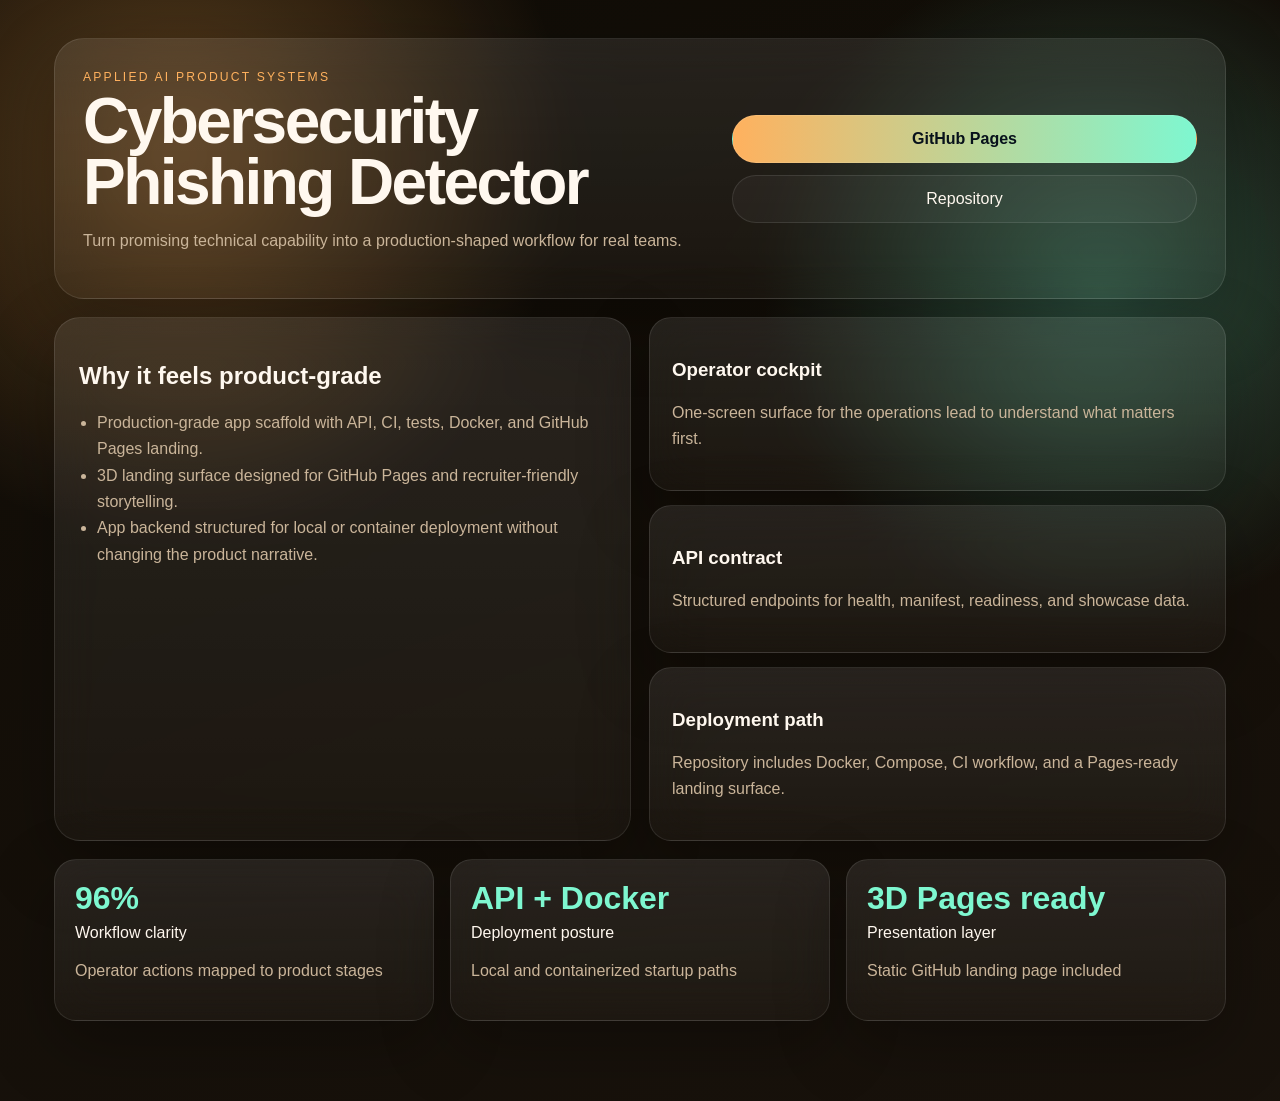
<file: docs/index.html>
<!DOCTYPE html>
<html lang="en">
<head>
  <meta charset="UTF-8" />
  <meta name="viewport" content="width=device-width, initial-scale=1.0" />
  <title>Cybersecurity Phishing Detector Landing</title>
  <link rel="stylesheet" href="landing.css" />
</head>
<body>
  <div class="scene" id="scene">
    <div class="backdrop"></div>
    <main class="deck">
      <section class="hero-card glass">
        <div>
          <span class="eyebrow">Applied AI product systems</span>
          <h1>Cybersecurity Phishing Detector</h1>
          <p>Turn promising technical capability into a production-shaped workflow for real teams.</p>
        </div>
        <nav class="cta-stack">
          <a class="cta primary" href="https://r-behera.github.io/cybersecurity-phishing-detector/">GitHub Pages</a>
          <a class="cta" href="https://github.com/R-behera/cybersecurity-phishing-detector">Repository</a>
        </nav>
      </section>
      <section class="orbit-grid">
        <div class="glass panel large">
          <h2>Why it feels product-grade</h2>
          <ul><li>Production-grade app scaffold with API, CI, tests, Docker, and GitHub Pages landing.</li><li>3D landing surface designed for GitHub Pages and recruiter-friendly storytelling.</li><li>App backend structured for local or container deployment without changing the product narrative.</li></ul>
        </div>
        <div id="cards" class="card-stack"></div>
      </section>
      <section class="metrics-row" id="metrics"></section>
    </main>
  </div>
  <script>window.PROJECT_MANIFEST = {"slug": "cybersecurity-phishing-detector", "title": "Cybersecurity Phishing Detector", "summary": "![Demo Screenshot](demo/screenshot.png)", "domain": "Applied AI product systems", "audience": "operations lead", "promise": "Turn promising technical capability into a production-shaped workflow for real teams.", "hero": ["Production-grade app scaffold with API, CI, tests, Docker, and GitHub Pages landing.", "3D landing surface designed for GitHub Pages and recruiter-friendly storytelling.", "App backend structured for local or container deployment without changing the product narrative."], "kpis": [{"label": "Workflow clarity", "value": "96%", "note": "Operator actions mapped to product stages"}, {"label": "Deployment posture", "value": "API + Docker", "note": "Local and containerized startup paths"}, {"label": "Presentation layer", "value": "3D Pages ready", "note": "Static GitHub landing page included"}], "stages": ["ingest", "validate", "analyze", "decide", "monitor"], "cards": [{"title": "Operator cockpit", "body": "One-screen surface for the operations lead to understand what matters first."}, {"title": "API contract", "body": "Structured endpoints for health, manifest, readiness, and showcase data."}, {"title": "Deployment path", "body": "Repository includes Docker, Compose, CI workflow, and a Pages-ready landing surface."}], "scene": "neural-ribbon", "theme": {"bg": "#0f0c07", "surface": "#1f1811", "ink": "#fff8ef", "muted": "#cab59a", "accent": "#ffb15e", "accent2": "#7ef7d0"}, "pages_url": "https://r-behera.github.io/cybersecurity-phishing-detector/", "api_examples": {"health": {"status": "ok", "project": "cybersecurity-phishing-detector"}, "readiness": {"api": "ready", "landing_page": "docs/index.html", "container": "Dockerfile present"}, "signals": [{"name": "Decision coverage", "status": "strong", "detail": "App and landing narrative aligned"}, {"name": "Operator context", "status": "strong", "detail": "Primary user anchored as operations lead"}, {"name": "Delivery path", "status": "ready", "detail": "Pages + containerized app scaffold generated"}]}};</script>
  <script src="landing.js"></script>
</body>
</html>
</file>
<file: docs/landing.css>
:root{--bg:#0f0c07;--surface:#1f1811;--ink:#fff8ef;--muted:#cab59a;--accent:#ffb15e;--accent2:#7ef7d0;--rx:0deg;--ry:0deg;}*{box-sizing:border-box}html,body{margin:0;min-height:100%;font-family:Inter,Segoe UI,sans-serif;background:var(--bg);color:var(--ink)}.scene{min-height:100vh;overflow:hidden;position:relative;transform-style:preserve-3d;perspective:1600px}.backdrop{position:absolute;inset:-10%;background:radial-gradient(circle at 20% 20%,color-mix(in srgb,var(--accent) 30%, transparent),transparent 24%),radial-gradient(circle at 80% 30%,color-mix(in srgb,var(--accent2) 28%, transparent),transparent 22%),linear-gradient(160deg,var(--bg),color-mix(in srgb,var(--surface) 78%, black));filter:saturate(1.15)}.deck{position:relative;z-index:2;max-width:1220px;margin:0 auto;padding:38px 24px 80px;transform:rotateX(var(--rx)) rotateY(var(--ry));transition:transform .12s ease-out}.glass{background:linear-gradient(180deg,rgba(255,255,255,.09),rgba(255,255,255,.03));border:1px solid rgba(255,255,255,.1);backdrop-filter:blur(22px);box-shadow:0 24px 70px rgba(0,0,0,.28)}.hero-card{display:grid;grid-template-columns:1.15fr .85fr;gap:20px;padding:28px;border-radius:30px;margin-bottom:18px}.eyebrow{letter-spacing:.18em;text-transform:uppercase;font-size:.76rem;color:var(--accent)}h1{font-size:clamp(2.4rem,5vw,4.8rem);line-height:.94;margin:.4rem 0 1rem;letter-spacing:-.04em}p,li{color:var(--muted);line-height:1.65}.cta-stack{display:flex;flex-direction:column;justify-content:center;gap:12px}.cta{display:inline-flex;justify-content:center;padding:14px 18px;border-radius:999px;text-decoration:none;color:var(--ink);border:1px solid rgba(255,255,255,.1);background:rgba(255,255,255,.04)}.primary{background:linear-gradient(90deg,var(--accent),var(--accent2));color:#07111b;font-weight:700}.orbit-grid{display:grid;grid-template-columns:1fr 1fr;gap:18px;margin-bottom:18px}.panel.large{padding:24px;border-radius:26px}.card-stack{display:grid;gap:14px}.flip{padding:22px;border-radius:22px;transform:translateZ(var(--z))}.metrics-row{display:grid;grid-template-columns:repeat(3,minmax(0,1fr));gap:16px}.metric{padding:20px;border-radius:22px}.metric strong{display:block;font-size:2rem;color:var(--accent2);margin-bottom:.4rem}ul{padding-left:18px;margin:14px 0 0}@media(max-width:980px){.hero-card,.orbit-grid,.metrics-row{grid-template-columns:1fr}.deck{padding:22px 16px 60px}}
</file>
